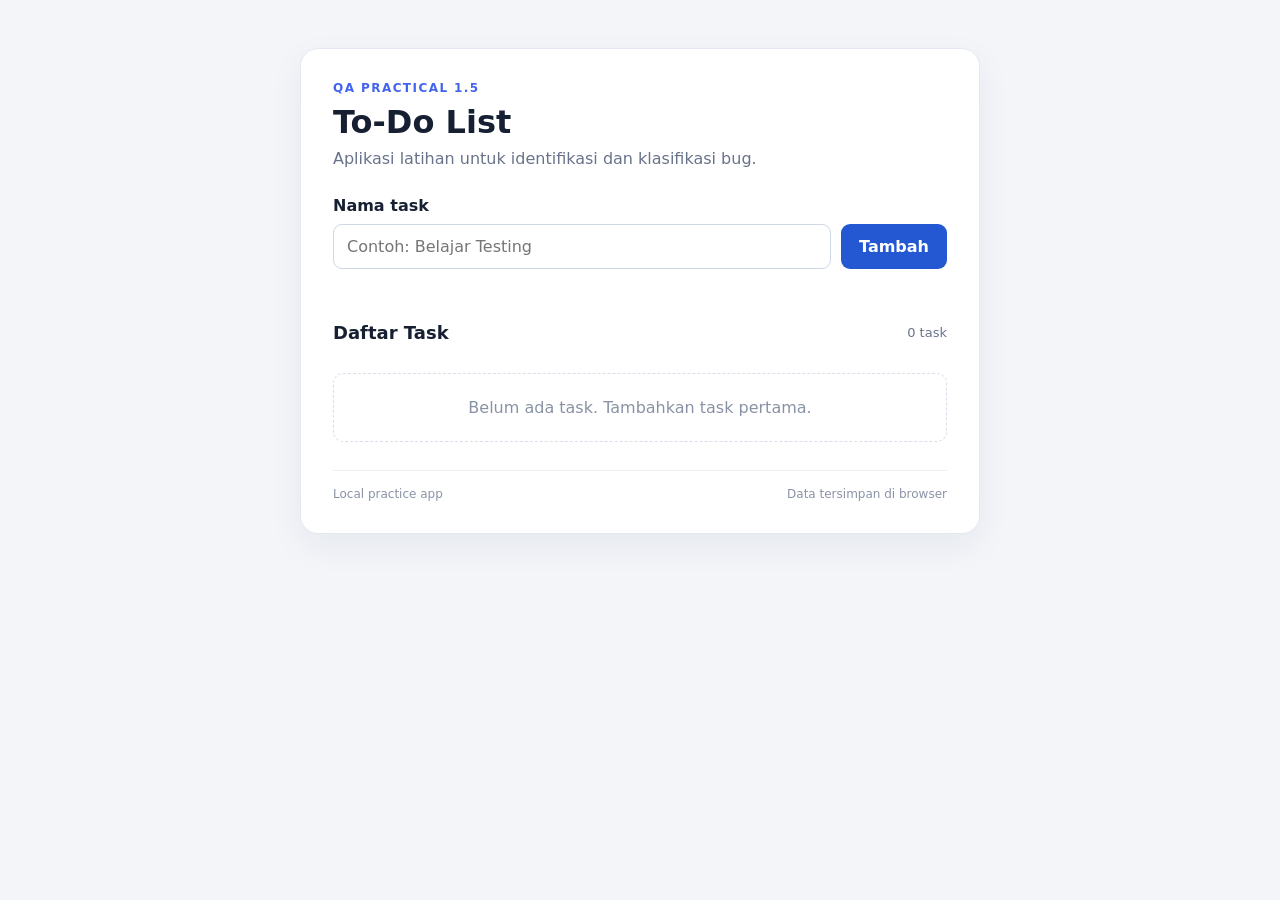
<file: basic-qa-and-stlc/practicum-1.5-bug-identification/app/index.html>
<!doctype html>
<html lang="id">
<head>
  <meta charset="UTF-8">
  <meta name="viewport" content="width=device-width, initial-scale=1.0">
  <title>QA To-Do List</title>
  <link rel="stylesheet" href="style.css">
</head>
<body>
  <main class="container">
    <header>
      <p class="eyebrow">QA PRACTICAL 1.5</p>
      <h1>To-Do List</h1>
      <p class="subtitle">Aplikasi latihan untuk identifikasi dan klasifikasi bug.</p>
    </header>

    <form id="task-form" class="task-form">
      <label for="task-input">Nama task</label>
      <div class="input-row">
        <input id="task-input" type="text" placeholder="Contoh: Belajar Testing" autocomplete="off">
        <button type="submit" id="submit-button">Tambah</button>
      </div>
      <p id="form-message" class="message" aria-live="polite"></p>
    </form>

    <section class="task-section">
      <div class="section-heading">
        <h2>Daftar Task</h2>
        <span id="task-count" class="count">0 task</span>
      </div>
      <ul id="task-list" class="task-list"></ul>
      <p id="empty-state" class="empty-state">Belum ada task. Tambahkan task pertama.</p>
    </section>

    <footer>
      <span>Local practice app</span>
      <span id="storage-status">Data tersimpan di browser</span>
    </footer>
  </main>
  <script src="script.js"></script>
</body>
</html>
</file>
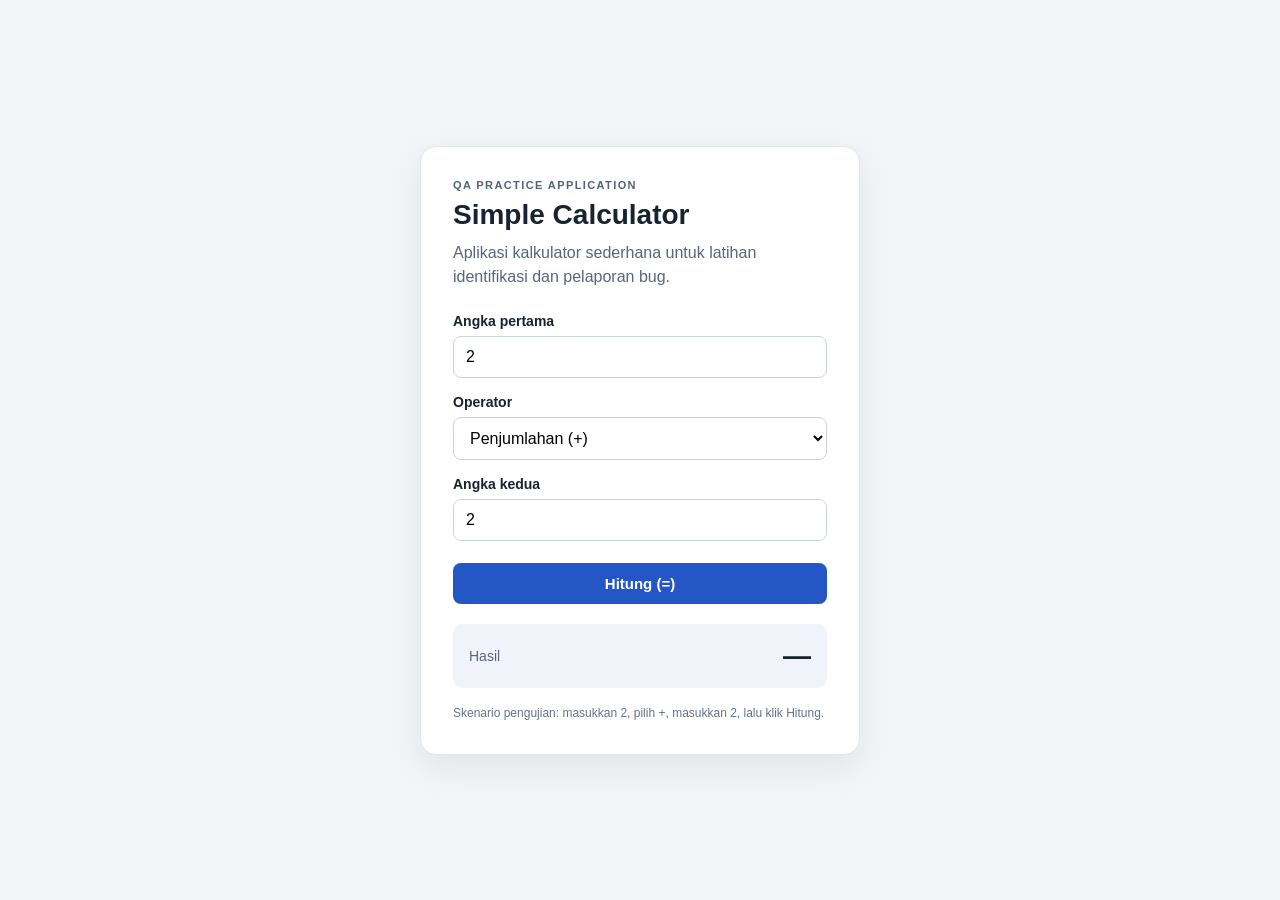
<file: basic-qa-and-stlc/practicum-1.7-bug-report/app/index.html>
<!DOCTYPE html>
<html lang="id">
<head>
  <meta charset="UTF-8">
  <meta name="viewport" content="width=device-width, initial-scale=1.0">
  <title>QA Practice Calculator</title>
  <link rel="stylesheet" href="style.css">
</head>
<body>
  <main class="calculator">
    <p class="eyebrow">QA PRACTICE APPLICATION</p>
    <h1>Simple Calculator</h1>
    <p class="intro">Aplikasi kalkulator sederhana untuk latihan identifikasi dan pelaporan bug.</p>

    <label for="first-number">Angka pertama</label>
    <input id="first-number" type="number" value="2">

    <label for="operator">Operator</label>
    <select id="operator">
      <option value="+">Penjumlahan (+)</option>
      <option value="-">Pengurangan (-)</option>
      <option value="*">Perkalian (×)</option>
      <option value="/">Pembagian (÷)</option>
    </select>

    <label for="second-number">Angka kedua</label>
    <input id="second-number" type="number" value="2">

    <button id="calculate" type="button">Hitung (=)</button>

    <section class="result-panel" aria-live="polite">
      <span>Hasil</span>
      <output id="result">—</output>
    </section>
    <p class="hint">Skenario pengujian: masukkan 2, pilih +, masukkan 2, lalu klik Hitung.</p>
  </main>
  <script src="script.js"></script>
</body>
</html>
</file>
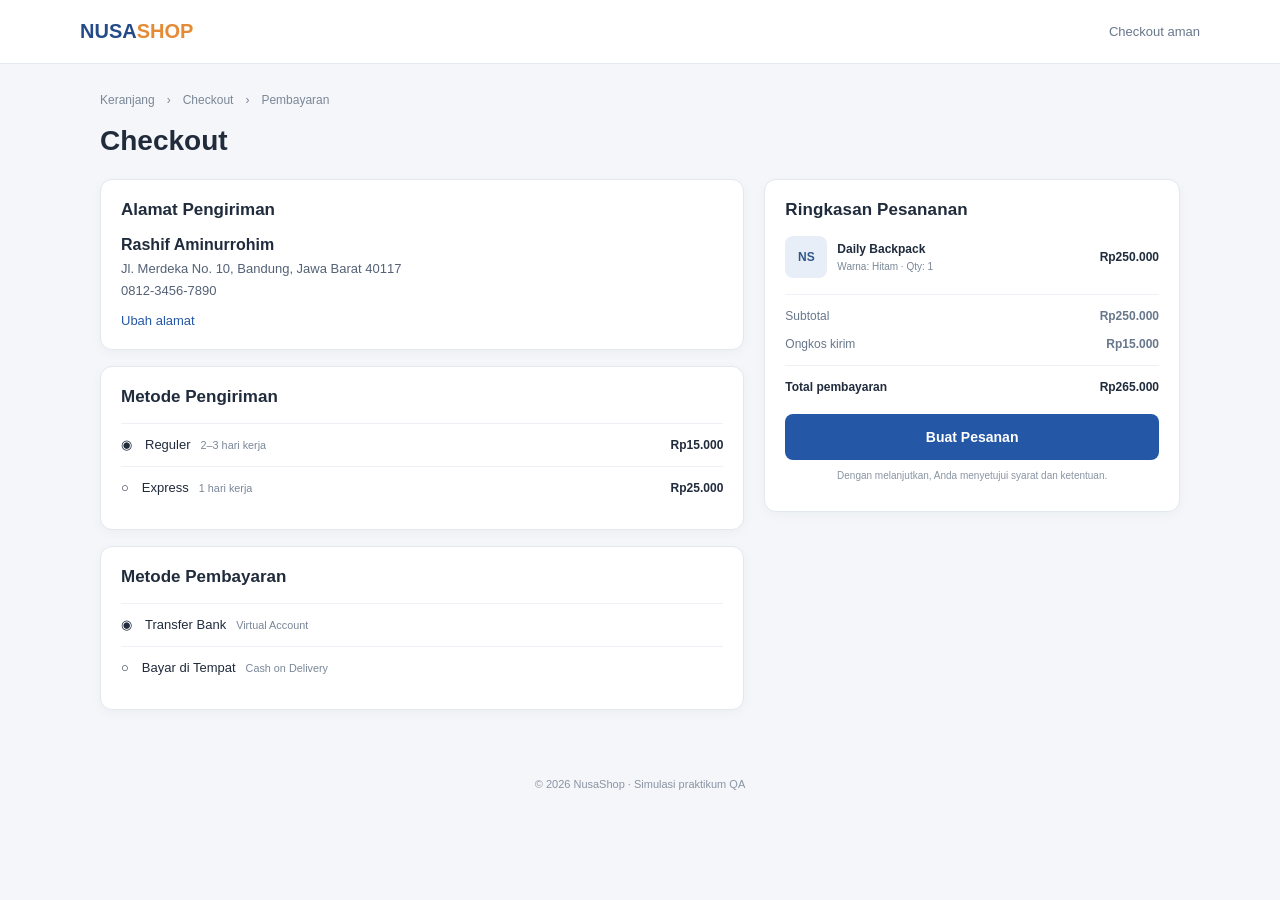
<file: basic-qa-and-stlc/practicum-1.8-visual-regression/app/production.html>
<!doctype html>
<html lang="id"><head><meta charset="utf-8"><meta name="viewport" content="width=device-width,initial-scale=1"><title>Checkout - production</title><link rel="stylesheet" href="styles.css"></head>
<body data-version="production">
<header><b class="brand">NUSA<span>SHOP</span></b><span>Checkout aman</span></header>
<main><p class="crumb">Keranjang　›　Checkout　›　Pembayaran</p><h1>Checkout</h1>
<div class="layout"><section class="left">
<article><h2>Alamat Pengiriman</h2><b>Rashif Aminurrohim</b><p>Jl. Merdeka No. 10, Bandung, Jawa Barat 40117</p><p>0812-3456-7890</p><a>Ubah alamat</a></article>
<article><h2>Metode Pengiriman</h2><label>◉　Reguler <small>2–3 hari kerja</small><b>Rp15.000</b></label><label>○　Express <small>1 hari kerja</small><b>Rp25.000</b></label></article>
<article><h2>Metode Pembayaran</h2><label>◉　Transfer Bank <small>Virtual Account</small></label><label>○　Bayar di Tempat <small>Cash on Delivery</small></label></article>
</section>
<aside><h2>Ringkasan Pesananan</h2><div class="product"><div class="thumb">NS</div><div><b>Daily Backpack</b><small>Warna: Hitam · Qty: 1</small></div><b>Rp250.000</b></div>
<div class="line"><span>Subtotal</span><b>Rp250.000</b></div><div class="line"><span>Ongkos kirim</span><b>Rp15.000</b></div><div class="line total"><b>Total pembayaran</b><b>Rp265.000</b></div>
<button>Buat Pesanan</button><p class="terms">Dengan melanjutkan, Anda menyetujui syarat dan ketentuan.</p></aside></div></main>
<footer>© 2026 NusaShop · Simulasi praktikum QA</footer></body></html>
</file>
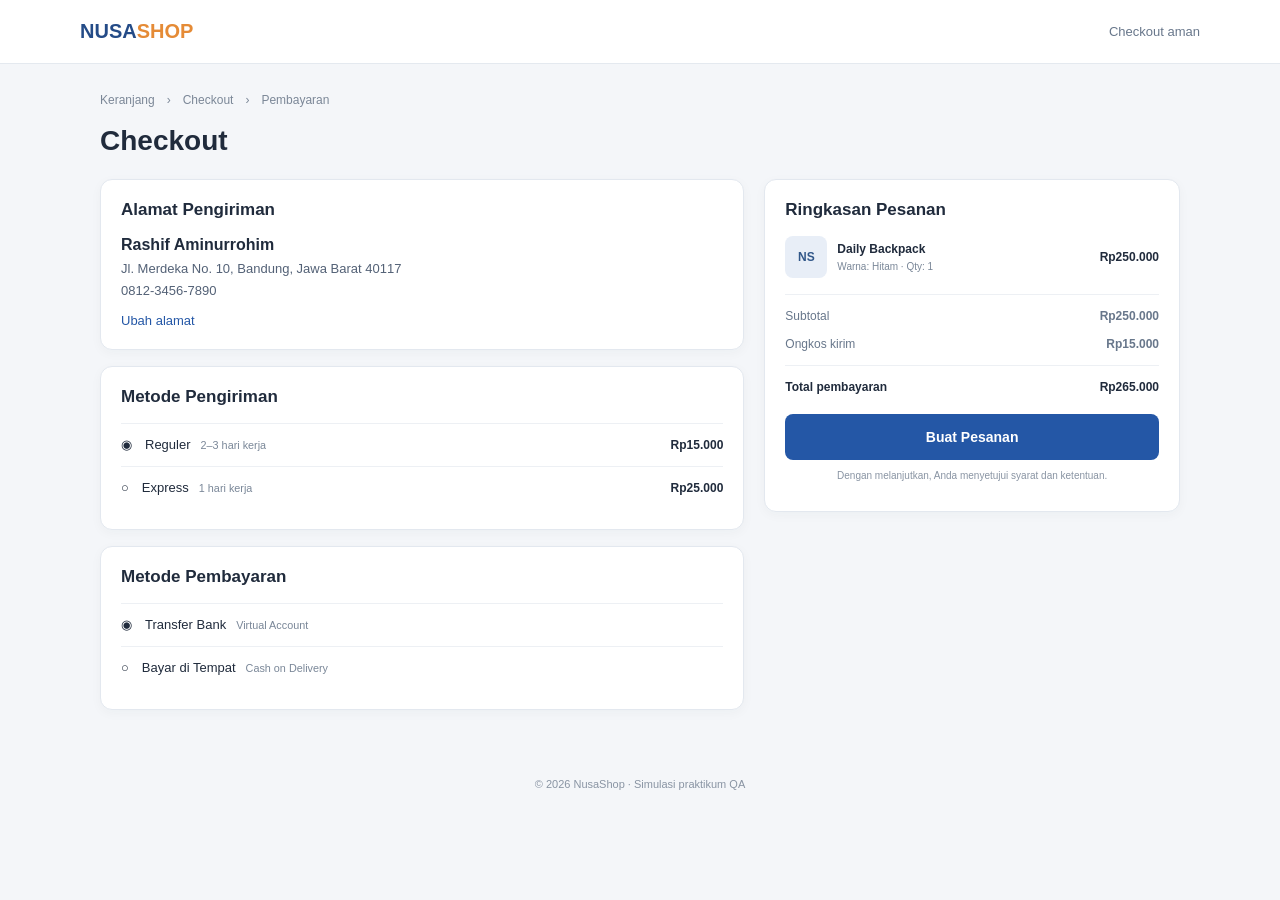
<file: basic-qa-and-stlc/practicum-1.8-visual-regression/app/staging.html>
<!doctype html>
<html lang="id"><head><meta charset="utf-8"><meta name="viewport" content="width=device-width,initial-scale=1"><title>Checkout - staging</title><link rel="stylesheet" href="styles.css"></head>
<body data-version="staging">
<header><b class="brand">NUSA<span>SHOP</span></b><span>Checkout aman</span></header>
<main><p class="crumb">Keranjang　›　Checkout　›　Pembayaran</p><h1>Checkout</h1>
<div class="layout"><section class="left">
<article><h2>Alamat Pengiriman</h2><b>Rashif Aminurrohim</b><p>Jl. Merdeka No. 10, Bandung, Jawa Barat 40117</p><p>0812-3456-7890</p><a>Ubah alamat</a></article>
<article><h2>Metode Pengiriman</h2><label>◉　Reguler <small>2–3 hari kerja</small><b>Rp15.000</b></label><label>○　Express <small>1 hari kerja</small><b>Rp25.000</b></label></article>
<article><h2>Metode Pembayaran</h2><label>◉　Transfer Bank <small>Virtual Account</small></label><label>○　Bayar di Tempat <small>Cash on Delivery</small></label></article>
</section>
<aside><h2>Ringkasan Pesanan</h2><div class="product"><div class="thumb">NS</div><div><b>Daily Backpack</b><small>Warna: Hitam · Qty: 1</small></div><b>Rp250.000</b></div>
<div class="line"><span>Subtotal</span><b>Rp250.000</b></div><div class="line"><span>Ongkos kirim</span><b>Rp15.000</b></div><div class="line total"><b>Total pembayaran</b><b>Rp265.000</b></div>
<button>Buat Pesanan</button><p class="terms">Dengan melanjutkan, Anda menyetujui syarat dan ketentuan.</p></aside></div></main>
<footer>© 2026 NusaShop · Simulasi praktikum QA</footer></body></html>
</file>
<file: basic-qa-and-stlc/practicum-1.5-bug-identification/app/style.css>
* { box-sizing: border-box; }
:root {
  font-family: Inter, ui-sans-serif, system-ui, -apple-system, BlinkMacSystemFont, "Segoe UI", sans-serif;
  color: #172033;
  background: #f3f5f9;
}
body { margin: 0; min-height: 100vh; padding: 48px 18px; }
.container {
  width: min(100%, 680px); margin: 0 auto; background: #fff;
  border: 1px solid #e4e8f0; border-radius: 18px; padding: 32px;
  box-shadow: 0 12px 35px rgba(25, 40, 70, .06);
}
.eyebrow { margin: 0 0 8px; color: #4263eb; font-size: 12px; font-weight: 750; letter-spacing: .12em; }
h1 { margin: 0; font-size: 32px; }
.subtitle { color: #68738a; margin: 8px 0 28px; }
.task-form label { display: block; font-weight: 650; margin-bottom: 9px; }
.input-row { display: flex; gap: 10px; }
input {
  flex: 1; min-width: 0; border: 1px solid #cfd6e4; border-radius: 9px;
  padding: 12px 13px; font: inherit; outline: none;
}
input:focus { border-color: #4263eb; box-shadow: 0 0 0 3px rgba(66, 99, 235, .12); }
button {
  border: 0; border-radius: 9px; padding: 0 18px; background: #2458d3;
  color: white; font: inherit; font-weight: 650; cursor: pointer;
}
button:hover { background: #1948b8; }
button:focus-visible { outline: 3px solid #a9bcff; outline-offset: 2px; }
.message { min-height: 20px; margin: 8px 0 0; color: #c0392b; font-size: 13px; }
.task-section { margin-top: 25px; }
.section-heading { display: flex; justify-content: space-between; align-items: center; }
h2 { font-size: 18px; margin: 0; }
.count { color: #68738a; font-size: 13px; }
.task-list { list-style: none; padding: 0; margin: 14px 0 0; display: grid; gap: 10px; }
.task-item {
  display: flex; align-items: center; justify-content: space-between; gap: 12px;
  border: 1px solid #e7eaf1; border-radius: 10px; padding: 12px 13px;
}
.task-name { overflow-wrap: anywhere; }
.task-actions { display: flex; gap: 7px; flex-shrink: 0; }
.task-actions button { padding: 7px 10px; font-size: 12px; }
.task-actions .delete { background: #fff0ef; color: #b42318; }
.task-actions .delete:hover { background: #ffdfdc; }
.empty-state { color: #8992a4; text-align: center; padding: 24px 8px; border: 1px dashed #d9deea; border-radius: 10px; }
footer { border-top: 1px solid #edf0f5; margin-top: 28px; padding-top: 16px; display: flex; justify-content: space-between; gap: 12px; color: #8a93a5; font-size: 12px; }
@media (max-width: 520px) {
  body { padding: 20px 12px; }
  .container { padding: 22px 17px; }
  .input-row { flex-direction: column; }
  button { min-height: 42px; }
  .task-item { align-items: flex-start; flex-direction: column; }
  footer { flex-direction: column; }
}
</file>
<file: basic-qa-and-stlc/practicum-1.7-bug-report/app/style.css>
* { box-sizing: border-box; }
body {
  margin: 0;
  min-height: 100vh;
  display: grid;
  place-items: center;
  padding: 24px;
  background: #f3f5f8;
  color: #182230;
  font-family: Arial, Helvetica, sans-serif;
}
.calculator {
  width: min(100%, 440px);
  padding: 32px;
  background: #fff;
  border: 1px solid #e1e6ed;
  border-radius: 16px;
  box-shadow: 0 12px 36px rgba(20, 35, 55, .08);
}
.eyebrow { margin: 0 0 8px; color: #52647a; font-size: 11px; font-weight: 700; letter-spacing: 1.4px; }
h1 { margin: 0; font-size: 28px; }
.intro { margin: 10px 0 24px; color: #596579; line-height: 1.5; }
label { display: block; margin: 16px 0 7px; font-size: 14px; font-weight: 600; }
input, select {
  width: 100%; padding: 11px 12px; border: 1px solid #cbd3de;
  border-radius: 8px; font-size: 16px; background: #fff;
}
button {
  width: 100%; margin-top: 22px; padding: 12px;
  border: 0; border-radius: 8px; background: #2457c5;
  color: white; font-size: 15px; font-weight: 700; cursor: pointer;
}
button:hover { background: #1947a9; }
.result-panel {
  display: flex; justify-content: space-between; align-items: center;
  margin-top: 20px; padding: 16px; border-radius: 10px;
  background: #f0f4fa;
}
.result-panel span { color: #596579; font-size: 14px; }
output { font-size: 28px; font-weight: 700; }
.hint { margin: 16px 0 0; color: #667386; font-size: 12px; line-height: 1.5; }
</file>
<file: basic-qa-and-stlc/practicum-1.8-visual-regression/app/styles.css>
*{box-sizing:border-box}body{margin:0;background:#f4f6f9;color:#202b3c;font-family:Arial,sans-serif}header{height:64px;background:white;border-bottom:1px solid #e4e9ef;padding:0 max(24px,calc((100% - 1120px)/2));display:flex;align-items:center;justify-content:space-between;color:#68778b;font-size:13px}.brand{font-size:20px;color:#244b87}.brand span{color:#e58b36}main{max-width:1120px;margin:28px auto 48px;padding:0 20px}.crumb{font-size:12px;color:#7b8797}h1{font-size:28px;margin:16px 0 22px}.layout{display:grid;grid-template-columns:1.55fr 1fr;gap:20px;align-items:start}.left{display:grid;gap:16px}article,aside{background:white;border:1px solid #e3e8ef;border-radius:12px;padding:20px;box-shadow:0 3px 12px #1b2c4409}h2{font-size:17px;margin:0 0 16px}article p{font-size:13px;color:#536176;margin:7px 0}a{display:inline-block;margin-top:8px;color:#2457a6;font-size:13px}label{display:flex;align-items:center;gap:10px;padding:12px 0;border-top:1px solid #edf0f4;font-size:13px}label small{display:block;flex:1;color:#7a8798}label b{font-size:12px}.product{display:flex;align-items:center;gap:10px;padding-bottom:16px;border-bottom:1px solid #edf0f4;font-size:12px}.product>div:nth-child(2){display:grid;gap:5px;flex:1}.product small{color:#7a8798}.thumb{width:42px;height:42px;border-radius:8px;background:#e8eef7;display:grid;place-items:center;color:#315789;font-weight:bold}.line{display:flex;justify-content:space-between;padding-top:14px;font-size:12px;color:#68778b}.total{border-top:1px solid #edf0f4;margin-top:14px;padding-top:14px;color:#202b3c}button{width:100%;min-height:46px;margin-top:20px;border:0;border-radius:8px;background:#2457a6;color:white;font-weight:bold;font-size:14px}.terms{text-align:center;color:#8994a3;font-size:10px}footer{text-align:center;padding:20px;color:#8994a3;font-size:11px}body[data-version="production"] aside h2{letter-spacing:.1px}@media(max-width:700px){header{height:56px;padding:0 16px}main{margin:20px auto 32px;padding:0 14px}h1{font-size:24px}.layout{grid-template-columns:1fr;gap:14px}article,aside{padding:16px}aside{order:-1}body[data-version="production"] button{width:132%;transform:translateX(18%)}}
</file>
